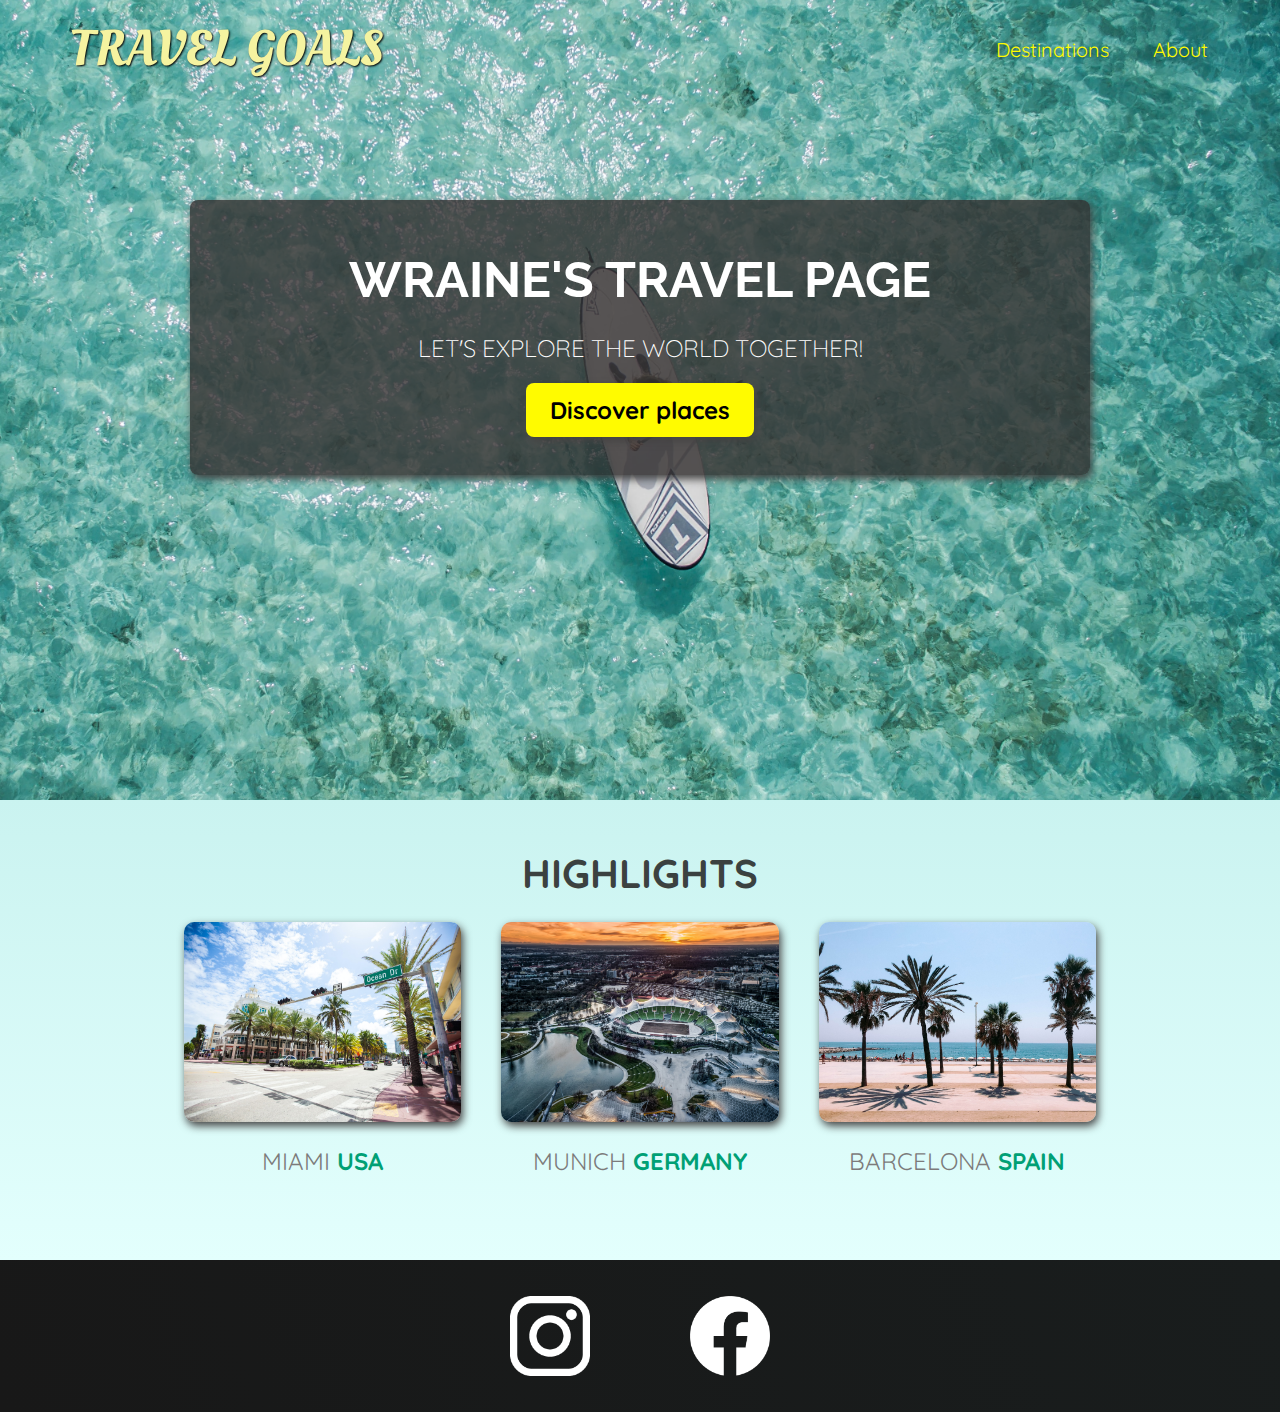
<file: index.html>
<!DOCTYPE html>
<html lang="en">
  <head>
    <meta charset="UTF-8" />
    <link
      href="https://fonts.googleapis.com/css2?family=Raleway:wght@700&family=Oleo+Script:wght@700&family=Quicksand:wght@300;500&display=swap"
      rel="stylesheet"
    />
    <link rel="stylesheet" href="shared.css" />
    <link rel="stylesheet" href="styles.css" />
    <title>Travel Goals</title>
  </head>
  <body>
    <header>
      <div id="page-logo">
        <a href="/index.html">Travel Goals</a>
      </div>
      <nav>
        <ul>
          <li><a href="/places.html">Destinations</a></li>
          <li><a href="">About</a></li>
        </ul>
      </nav>
    </header>
    <main>
      <section id="hero">
        <div id="hero-content">
          <h1>Wraine's Travel Page</h1>
          <p>Let's explore the world together!</p>
          <a href="/places.html">Discover places</a>
        </div>
      </section>
      <section id="highlights">
        <h2>Highlights</h2>
        <ul id="destinations">
          <li class="destination">
            <img
              src="images/places/miami.jpg"
              alt="Miami streets on sunny day"
            />
            <p>Miami <strong>USA</strong></p>
          </li>
          <li class="destination">
            <img
              src="images/places/munich.jpg"
              alt="Munich stadium in winter"
            />
            <p>Munich <strong>Germany</strong></p>
          </li>
          <li class="destination">
            <img
              src="images/places/barcelona.jpg"
              alt="Palm beach in Barcelona"
            />
            <p>Barcelona <strong>Spain</strong></p>
          </li>
        </ul>
      </section>
    </main>
    <footer>
      <ul>
        <li>
          <a href="https://www.instagram.com">
            <img src="images/icons/insta.png" alt="Instagram logo"
          /></a>
        </li>
        <li>
          <a href="https://www.facebook.com">
            <img src="images/icons/facebook.png" alt="Facebook logo"
          /></a>
        </li>
      </ul>
    </footer>
  </body>
</html>
</file>
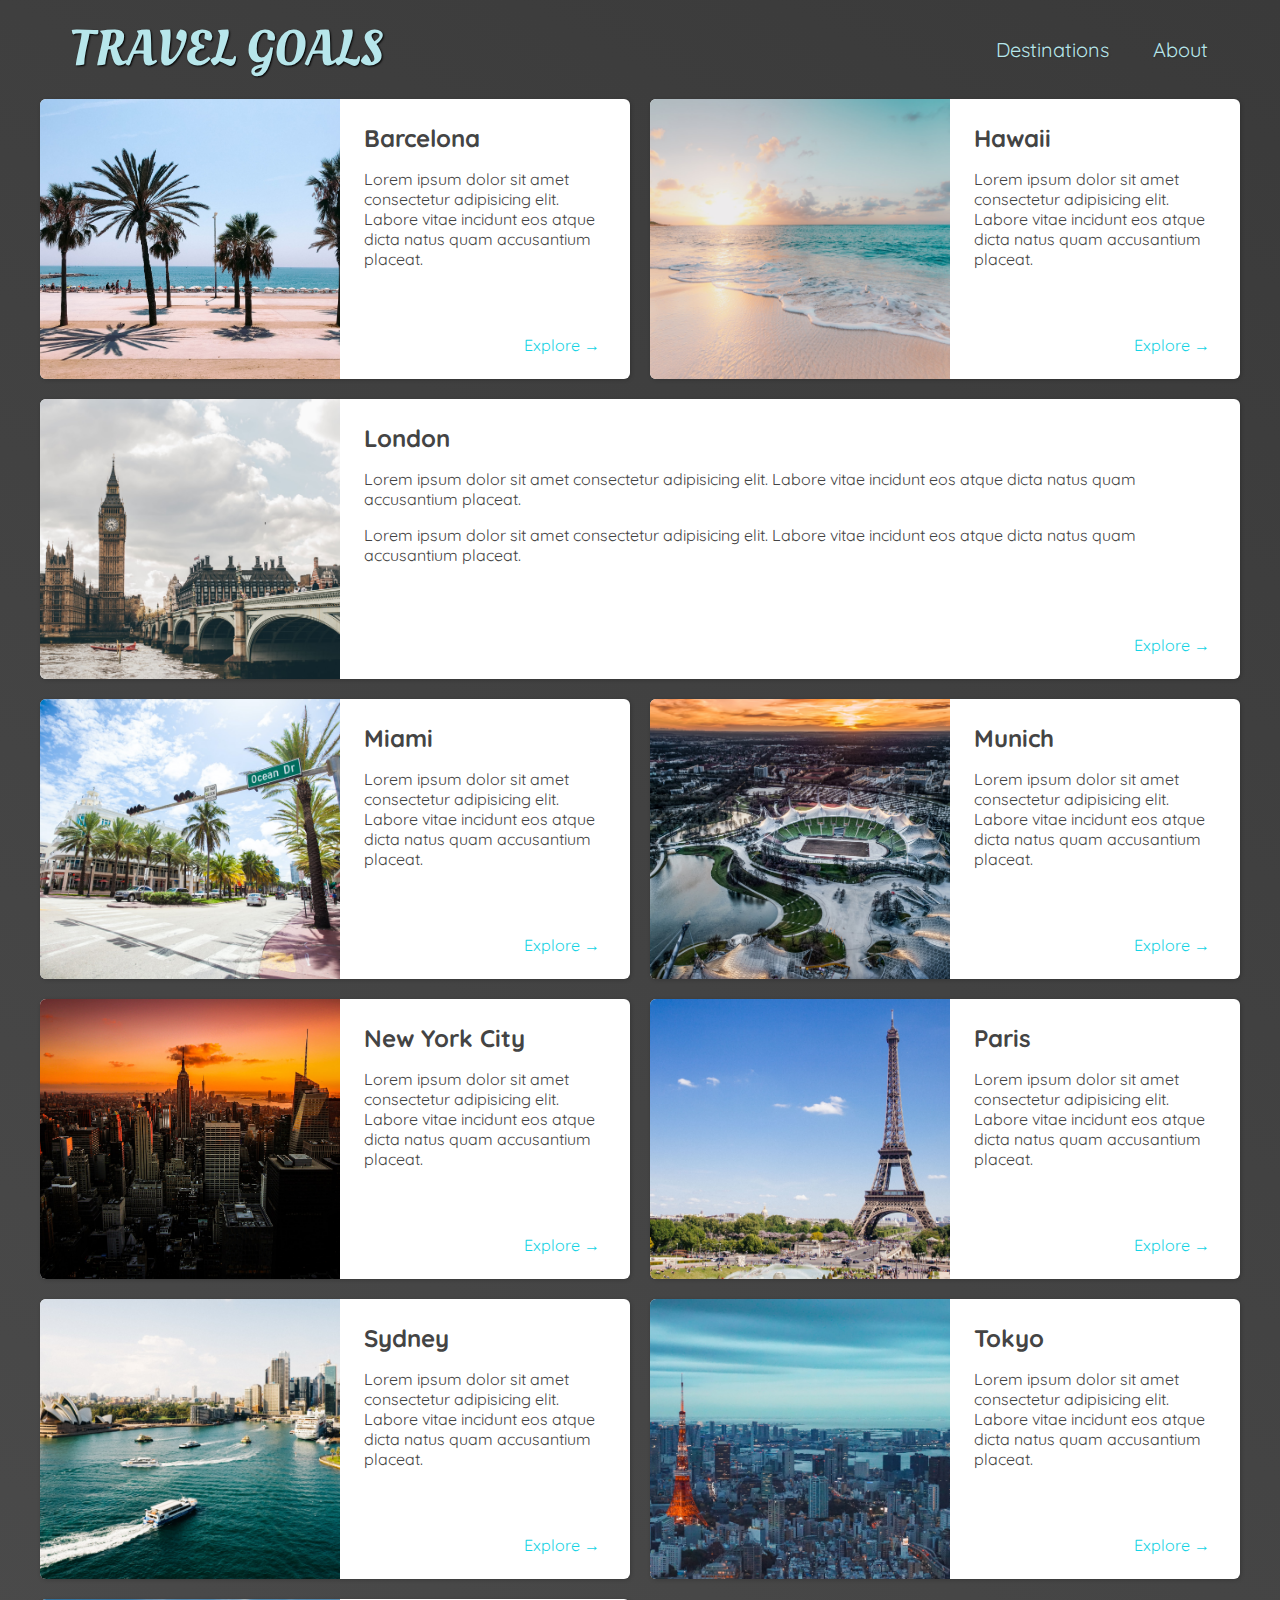
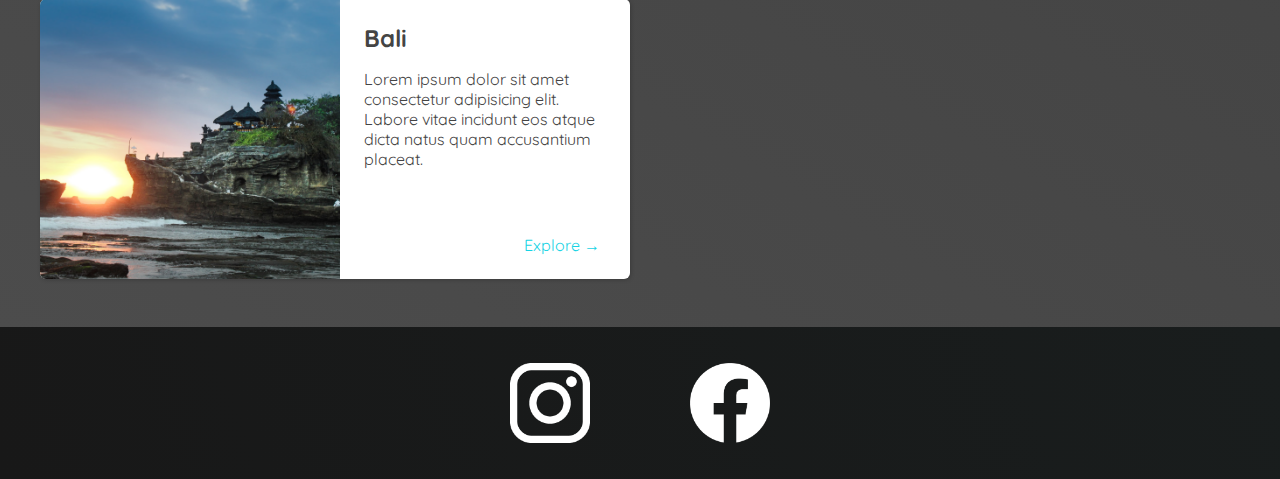
<file: places.html>
<!DOCTYPE html>
<html lang="en">
  <head>
    <meta charset="UTF-8" />
    <link
      href="https://fonts.googleapis.com/css2?family=Raleway:wght@700&family=Oleo+Script:wght@700&family=Quicksand:wght@300;500&display=swap"
      rel="stylesheet"
    />
    <link rel="stylesheet" href="shared.css" />
    <link rel="stylesheet" href="places.css" />
    <title>Travel Goals</title>
  </head>
  <body>
    <header>
      <div id="page-logo">
        <a href="/index.html">Travel Goals</a>
      </div>
      <nav>
        <ul>
          <li><a href="/places.html">Destinations</a></li>
          <li><a href="">About</a></li>
        </ul>
      </nav>
    </header>
    <main>
      <ul>
        <li>
          <img src="images/places/barcelona.jpg" alt="City of Barcelona" />
          <div class="item-content">
            <div>
              <h2>Barcelona</h2>
              <p>
                Lorem ipsum dolor sit amet consectetur adipisicing elit. Labore
                vitae incidunt eos atque dicta natus quam accusantium placeat.
              </p>
            </div>
            <div class="actions">
              <a href="https://en.wikipedia.org/wiki/Barcelona">Explore &#x2192</a>
            </div>
          </div>
        </li>
        <li>
          <img src="images/places/hawaii.jpg" alt="Hawaii beach" />
          <div class="item-content">
            <div>
              <h2>Hawaii</h2>
              <p>
                Lorem ipsum dolor sit amet consectetur adipisicing elit. Labore
                vitae incidunt eos atque dicta natus quam accusantium placeat.
              </p>
            </div>
            <div class="actions">
              <a href="https://en.wikipedia.org/wiki/Hawaii">Explore &#x2192</a>
            </div>
          </div>
        </li>
        <li>
          <img src="images/places/london.jpg" alt="London city" />
          <div class="item-content">
            <div>
              <h2>London</h2>
              <p>
                Lorem ipsum dolor sit amet consectetur adipisicing elit. Labore
                vitae incidunt eos atque dicta natus quam accusantium placeat.
              </p>
              <p>
                Lorem ipsum dolor sit amet consectetur adipisicing elit. Labore
                vitae incidunt eos atque dicta natus quam accusantium placeat.
              </p>
            </div>
            <div class="actions">
              <a href="https://en.wikipedia.org/wiki/London">Explore &#x2192</a>
            </div>
          </div>
        </li>
        <li>
          <img src="images/places/miami.jpg" alt="Miami streets" />
          <div class="item-content">
            <div>
              <h2>Miami</h2>
              <p>
                Lorem ipsum dolor sit amet consectetur adipisicing elit. Labore
                vitae incidunt eos atque dicta natus quam accusantium placeat.
              </p>
            </div>
            <div class="actions">
              <a href="https://en.wikipedia.org/wiki/Miami">Explore &#x2192</a>
            </div>
          </div>
        </li>
        <li>
          <img src="images/places/munich.jpg" alt="Munich football stadium" />
          <div class="item-content">
            <div>
              <h2>Munich</h2>
              <p>
                Lorem ipsum dolor sit amet consectetur adipisicing elit. Labore
                vitae incidunt eos atque dicta natus quam accusantium placeat.
              </p>
            </div>
            <div class="actions">
              <a href="https://en.wikipedia.org/wiki/Munich">Explore &#x2192</a>
            </div>
          </div>
        </li>
        <li>
          <img src="images/places/new-york-city.jpg" alt="New York City skyline" />
          <div class="item-content">
            <div>
              <h2>New York City</h2>
              <p>
                Lorem ipsum dolor sit amet consectetur adipisicing elit. Labore
                vitae incidunt eos atque dicta natus quam accusantium placeat.
              </p>
            </div>
            <div class="actions">
              <a href="https://en.wikipedia.org/wiki/New_York_City"
                >Explore &#x2192</a
              >
            </div>
          </div>
        </li>
        <li>
          <img src="images/places/paris.jpg" alt="Paris city" />
          <div class="item-content">
            <div>
              <h2>Paris</h2>
              <p>
                Lorem ipsum dolor sit amet consectetur adipisicing elit. Labore
                vitae incidunt eos atque dicta natus quam accusantium placeat.
              </p>
            </div>
            <div class="actions">
              <a href="https://en.wikipedia.org/wiki/Paris">Explore &#x2192</a>
            </div>
          </div>
        </li>
        <li>
          <img src="images/places/sydney.jpg" alt="Sydney beach" />
          <div class="item-content">
            <div>
              <h2>Sydney</h2>
              <p>
                Lorem ipsum dolor sit amet consectetur adipisicing elit. Labore
                vitae incidunt eos atque dicta natus quam accusantium placeat.
              </p>
            </div>
            <div class="actions">
              <a href="https://en.wikipedia.org/wiki/Sydney">Explore &#x2192</a>
            </div>
          </div>
        </li>
        <li>
          <img src="images/places/tokyo.jpg" alt="Tokyo skyline" />
          <div class="item-content">
            <div>
              <h2>Tokyo</h2>
              <p>
                Lorem ipsum dolor sit amet consectetur adipisicing elit. Labore
                vitae incidunt eos atque dicta natus quam accusantium placeat.
              </p>
            </div>
            <div class="actions">
              <a href="https://en.wikipedia.org/wiki/Tokyo">Explore &#x2192</a>
            </div>
          </div>
        </li>
        <li>
          <img src="images/places/bali.jpg" alt="Bali beach" />
          <div class="item-content">
            <div>
              <h2>Bali</h2>
              <p>
                Lorem ipsum dolor sit amet consectetur adipisicing elit. Labore
                vitae incidunt eos atque dicta natus quam accusantium placeat.
              </p>
            </div>
            <div class="actions">
              <a href="https://en.wikipedia.org/wiki/Bali">Explore &#x2192</a>
            </div>
          </div>
        </li>
      </ul>
    </main>
    <footer>
      <ul>
        <li>
          <a href="https://www.instagram.com">
            <img src="images/icons/insta.png" alt="Instagram logo"
          /></a>
        </li>
        <li>
          <a href="https://www.facebook.com">
            <img src="images/icons/facebook.png" alt="Facebook logo"
          /></a>
        </li>
      </ul>
    </footer>
  </body>
</html>
</file>
<file: shared.css>
body {
  font-family: "Quicksand", sans-serif;
  margin: 0;
}

ul {
  list-style: none;
  margin: 0;
  padding: 0;
}

header {
  display: flex;
  justify-content: space-between;
  align-items: center;
  padding: 15px 60px;
  position: absolute;
  width: 100%;
  top: 0;
  left: 0;
  box-sizing: border-box;
}

#page-logo a {
  padding: 10px;
  font-family: "Oleo Script", sans-serif;
  color: rgb(245, 243, 160);
  font-size: 50px;
  text-decoration: none;
  text-transform: uppercase;
  text-shadow: 1px 1px 2px rgb(0, 0, 0);
}

header ul {
  display: flex;
}

header li {
  margin-left: 20px;
}

header a {
  color: rgb(255, 251, 0);
  text-decoration: none;
  font-size: 20px;
  padding: 12px;
  text-shadow: 1px 1px 2px rgba(0, 0, 0, 0.2);
  border-radius: 6px;
}

header nav a:hover {
  color: rgb(77, 77, 77);
  background-color: rgb(255, 251, 0);
}

footer {
  background: linear-gradient(70deg, rgb(24, 24, 24), rgb(25, 29, 29));
  padding: 36px 0;
}

footer ul {
  display: flex;
  justify-content: center;
  /* padding: 40px; */
}

footer li {
  width: 80px;
  height: 80px;
  margin: 0 50px;
}

footer img {
  width: 100%;
  height: 100%;
}
</file>
<file: styles.css>
#hero {
  height: 800px;
  background-image: url("images/places/ocean.jpg");
  background-position: center;
  background-size: cover;
}

#hero-content {
  width: 900px;
  background-color: rgba(51, 47, 47, 0.8);
  box-shadow: 2px 4px 8px rgb(68, 67, 67);
  border-radius: 8px;
  text-align: center;
  padding: 50px 0;
  margin: 0 auto;
  position: relative;
  top: 200px;
}

#hero-content h1 {
  color: white;
  text-transform: uppercase;
  font-size: 50px;
  font-family: "Raleway", sans-serif;
  margin: 0;
}

#hero-content p {
  color: white;
  text-transform: uppercase;
  font-size: 24px;
  font-weight: 300;
  margin-bottom: 32px;
}

#hero-content a {
  text-decoration: none;
  background-color: rgb(255, 251, 0);
  padding: 12px 24px;
  color: black;
  font-size: 24px;
  font-weight: bold;
  border-radius: 8px;
  box-shadow: 2px 4px 8px rgb(68, 67, 67);
}

#hero-content a:hover {
  background-color: rgb(255, 238, 0);
}

#highlights {
  padding: 24px;
  background: linear-gradient(0deg, rgb(227, 255, 253), rgb(202, 243, 240));
}

#highlights h2 {
  text-transform: uppercase;
  text-align: center;
  font-size: 40px;
  color: rgb(59, 65, 64);
  margin: 24px 0;
}

#destinations {
  display: flex;
  justify-content: center;
  width: 90%;
  margin: auto;
  margin-bottom: 40px;
}

.destination {
  margin: 0 20px;
  text-transform: uppercase;
  width: 25%;
}

.destination p {
  text-align: center;
  font-size: 24px;
  color: rgb(124, 123, 123);
  margin: 20px 0;
}

.destination img {
  height: 200px;
  width: 100%;
  box-shadow: 2px 4px 8px rgb(68, 67, 67);
  border-radius: 10px;
  object-fit: cover;
}

.destination strong {
  color: rgb(0, 160, 117);
}
</file>
<file: places.css>
body {
  background: linear-gradient(30deg, rgb(77, 77, 77), rgb(58, 58, 58));
  color: rgb(68, 68, 68);
}

#page-logo a {
  color: rgb(183, 230, 235);
}

header {
  position: static;
}

header a {
  color: rgb(183, 230, 235);
}

header nav a:hover {
  background-color: rgb(183, 230, 235);
  color: rgb(59, 59, 59);
}

main ul {
  width: 1200px;
  margin: 0 auto 48px auto;
  display: grid;
  grid-template-columns: 1fr 1fr;
  gap: 20px 20px;
}

li:nth-of-type(3) {
  grid-column: 1 / span 2;
}

main li {
  display: flex;
  background-color: white;
  box-shadow: 1px 1px 4px rgba(0, 0, 0, 0.2);
  border-radius: 6px;
  overflow: hidden;
}

main li img {
  width: 300px;
  height: 280px;
  object-fit: cover;
}

.item-content {
  padding: 24px;
  display: flex;
  flex-direction: column;
  justify-content: space-between;
}

.item-content h2 {
  margin: 0;
}

.actions {
  text-align: right;
}

.actions a {
  text-decoration: none;
  padding: 6px;
  color: rgb(22, 211, 228);
  border-radius: 5px;
}

.actions a:hover {
  background-color: rgb(235, 253, 255);
}
</file>
